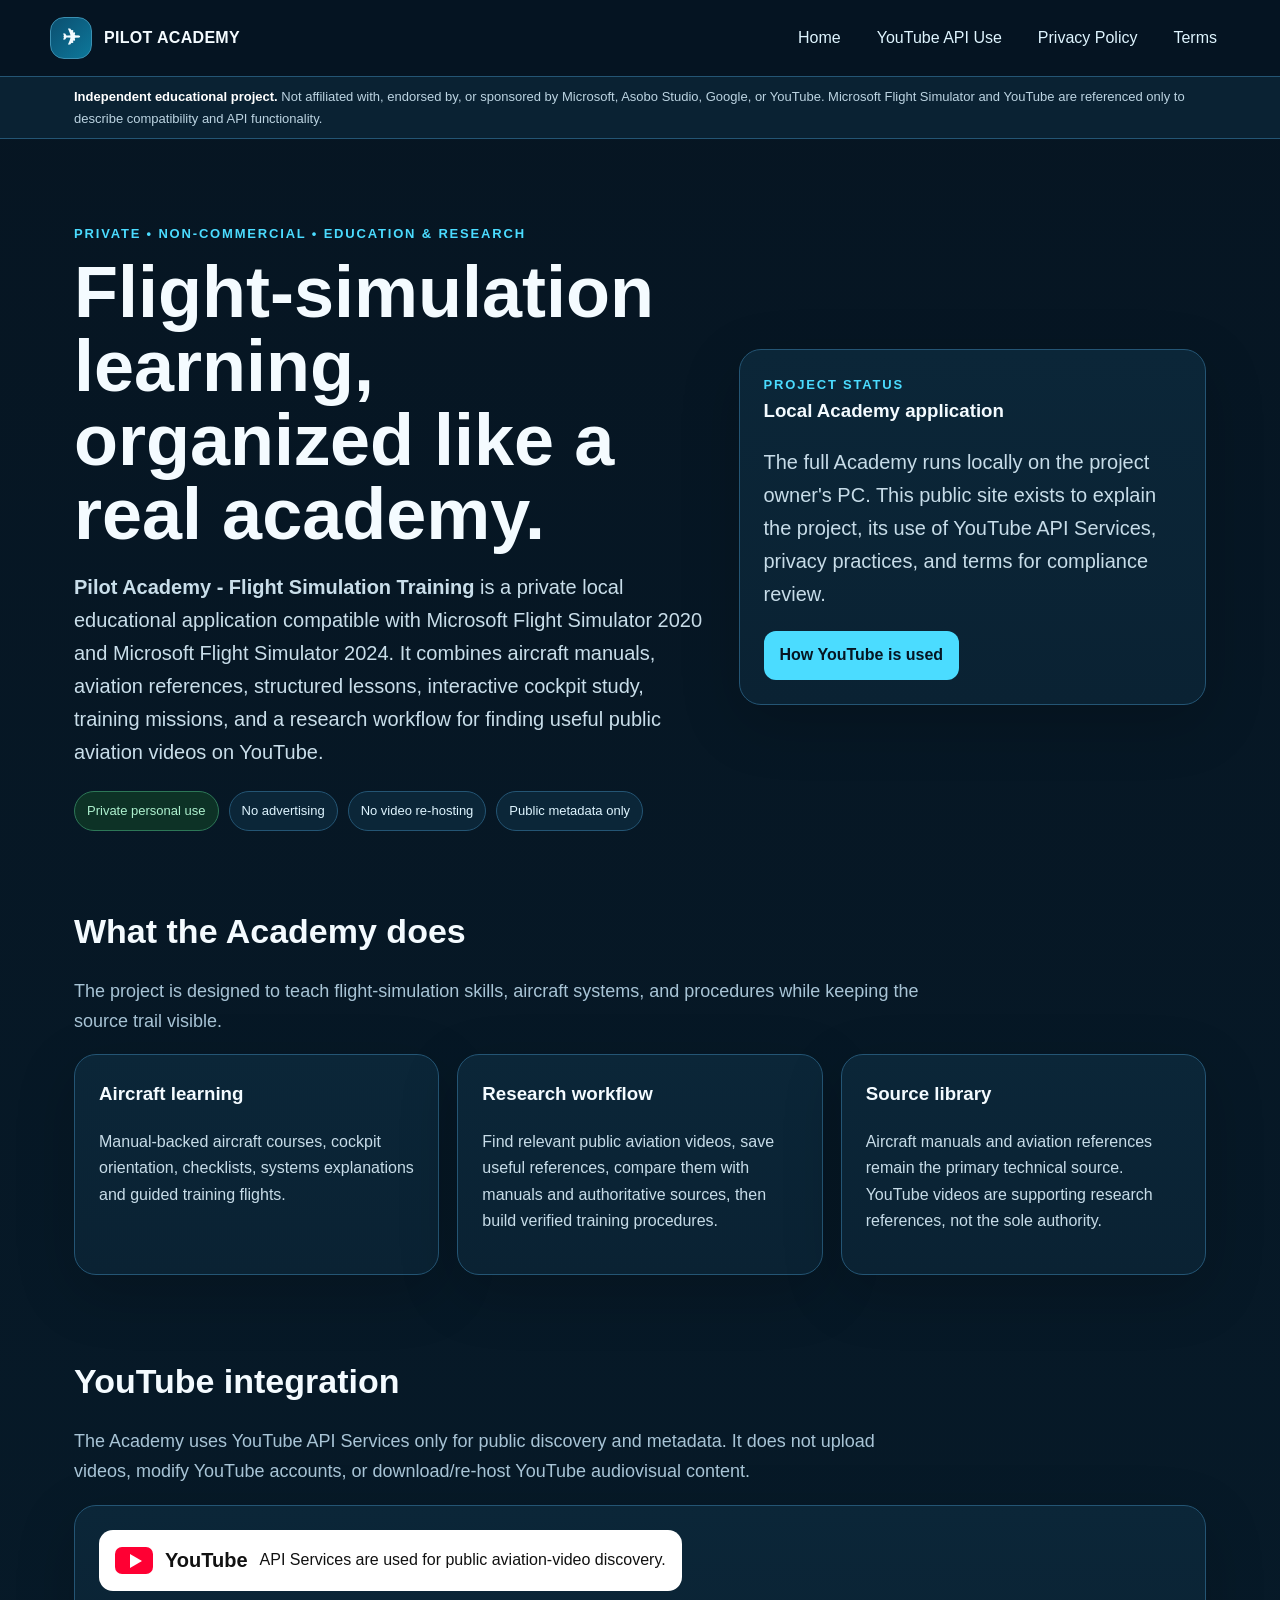
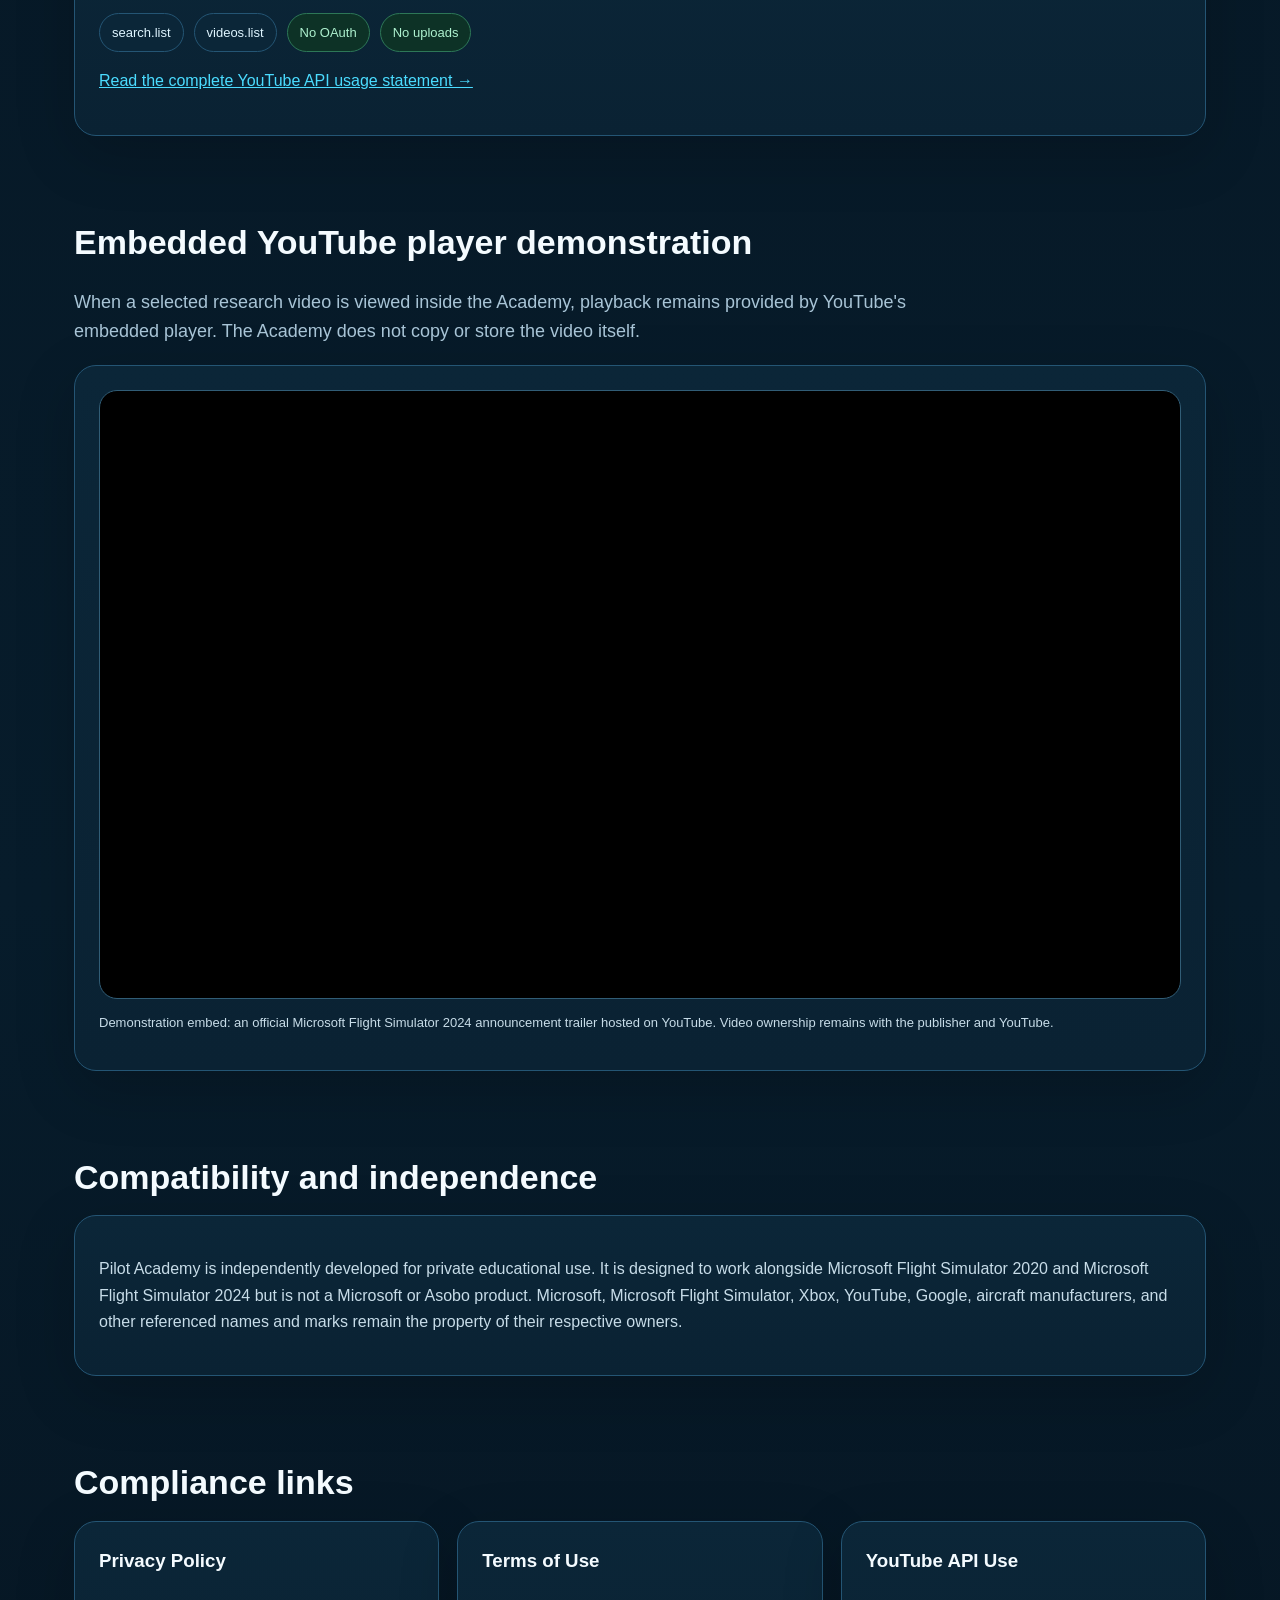
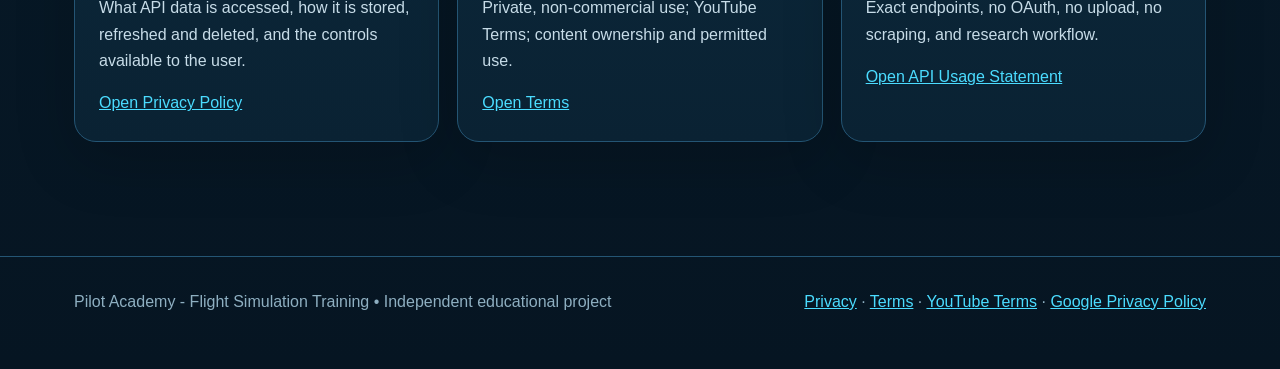
<file: index.html>
<!doctype html><html lang="en"><head><meta charset="utf-8"><meta name="viewport" content="width=device-width,initial-scale=1"><title>Pilot Academy - Flight Simulation Training</title><meta name="description" content="Pilot Academy is a private, non-commercial flight-simulation education and research project compatible with Microsoft Flight Simulator 2020 and 2024."><link rel="stylesheet" href="assets/style.css"></head><body>
<header class="topbar"><div class="wrap nav"><div class="brand"><div class="brandmark">✈</div><div>PILOT ACADEMY</div></div><nav class="navlinks"><a href="index.html">Home</a><a href="api-usage.html">YouTube API Use</a><a href="privacy.html">Privacy Policy</a><a href="terms.html">Terms</a></nav></div></header>
<div class="legalStrip"><div class="wrap"><strong>Independent educational project.</strong> Not affiliated with, endorsed by, or sponsored by Microsoft, Asobo Studio, Google, or YouTube. Microsoft Flight Simulator and YouTube are referenced only to describe compatibility and API functionality.</div></div>
<main><section class="hero"><div class="wrap heroGrid"><div><div class="eyebrow">Private • Non-commercial • Education & Research</div><h1>Flight-simulation learning, organized like a real academy.</h1><p><strong>Pilot Academy - Flight Simulation Training</strong> is a private local educational application compatible with Microsoft Flight Simulator 2020 and Microsoft Flight Simulator 2024. It combines aircraft manuals, aviation references, structured lessons, interactive cockpit study, training missions, and a research workflow for finding useful public aviation videos on YouTube.</p><div class="badges"><span class="badge good">Private personal use</span><span class="badge">No advertising</span><span class="badge">No video re-hosting</span><span class="badge">Public metadata only</span></div></div><div class="card"><div class="eyebrow">PROJECT STATUS</div><h3>Local Academy application</h3><p>The full Academy runs locally on the project owner's PC. This public site exists to explain the project, its use of YouTube API Services, privacy practices, and terms for compliance review.</p><a class="button" href="api-usage.html">How YouTube is used</a></div></div></section>
<section class="section"><div class="wrap"><h2>What the Academy does</h2><p class="sectionLead">The project is designed to teach flight-simulation skills, aircraft systems, and procedures while keeping the source trail visible.</p><div class="grid3"><div class="card"><h3>Aircraft learning</h3><p>Manual-backed aircraft courses, cockpit orientation, checklists, systems explanations and guided training flights.</p></div><div class="card"><h3>Research workflow</h3><p>Find relevant public aviation videos, save useful references, compare them with manuals and authoritative sources, then build verified training procedures.</p></div><div class="card"><h3>Source library</h3><p>Aircraft manuals and aviation references remain the primary technical source. YouTube videos are supporting research references, not the sole authority.</p></div></div></div></section>
<section class="section"><div class="wrap"><h2>YouTube integration</h2><p class="sectionLead">The Academy uses YouTube API Services only for public discovery and metadata. It does not upload videos, modify YouTube accounts, or download/re-host YouTube audiovisual content.</p><div class="card"><div class="ytbrand"><span class="play" aria-hidden="true"></span><b>YouTube</b><span>API Services are used for public aviation-video discovery.</span></div><div class="badges"><span class="badge">search.list</span><span class="badge">videos.list</span><span class="badge good">No OAuth</span><span class="badge good">No uploads</span></div><p><a href="api-usage.html">Read the complete YouTube API usage statement →</a></p></div></div></section>
<section class="section"><div class="wrap"><h2>Embedded YouTube player demonstration</h2><p class="sectionLead">When a selected research video is viewed inside the Academy, playback remains provided by YouTube's embedded player. The Academy does not copy or store the video itself.</p><div class="card"><div class="playerWrap"><iframe src="https://www.youtube-nocookie.com/embed/p3xp-SnZDoY" title="YouTube embedded player demonstration" allow="accelerometer; autoplay; clipboard-write; encrypted-media; gyroscope; picture-in-picture; web-share" allowfullscreen></iframe></div><p class="small">Demonstration embed: an official Microsoft Flight Simulator 2024 announcement trailer hosted on YouTube. Video ownership remains with the publisher and YouTube.</p></div></div></section>
<section class="section"><div class="wrap"><h2>Compatibility and independence</h2><div class="card"><p>Pilot Academy is independently developed for private educational use. It is designed to work alongside Microsoft Flight Simulator 2020 and Microsoft Flight Simulator 2024 but is not a Microsoft or Asobo product. Microsoft, Microsoft Flight Simulator, Xbox, YouTube, Google, aircraft manufacturers, and other referenced names and marks remain the property of their respective owners.</p></div></div></section>
<section class="section"><div class="wrap"><h2>Compliance links</h2><div class="grid3"><div class="card"><h3>Privacy Policy</h3><p>What API data is accessed, how it is stored, refreshed and deleted, and the controls available to the user.</p><a href="privacy.html">Open Privacy Policy</a></div><div class="card"><h3>Terms of Use</h3><p>Private, non-commercial use; YouTube Terms; content ownership and permitted use.</p><a href="terms.html">Open Terms</a></div><div class="card"><h3>YouTube API Use</h3><p>Exact endpoints, no OAuth, no upload, no scraping, and research workflow.</p><a href="api-usage.html">Open API Usage Statement</a></div></div></div></section></main>
<footer class="footer"><div class="wrap footerGrid"><div>Pilot Academy - Flight Simulation Training • Independent educational project</div><div><a href="privacy.html">Privacy</a> · <a href="terms.html">Terms</a> · <a href="https://www.youtube.com/t/terms">YouTube Terms</a> · <a href="https://policies.google.com/privacy">Google Privacy Policy</a></div></div></footer>
</body></html>
</file>
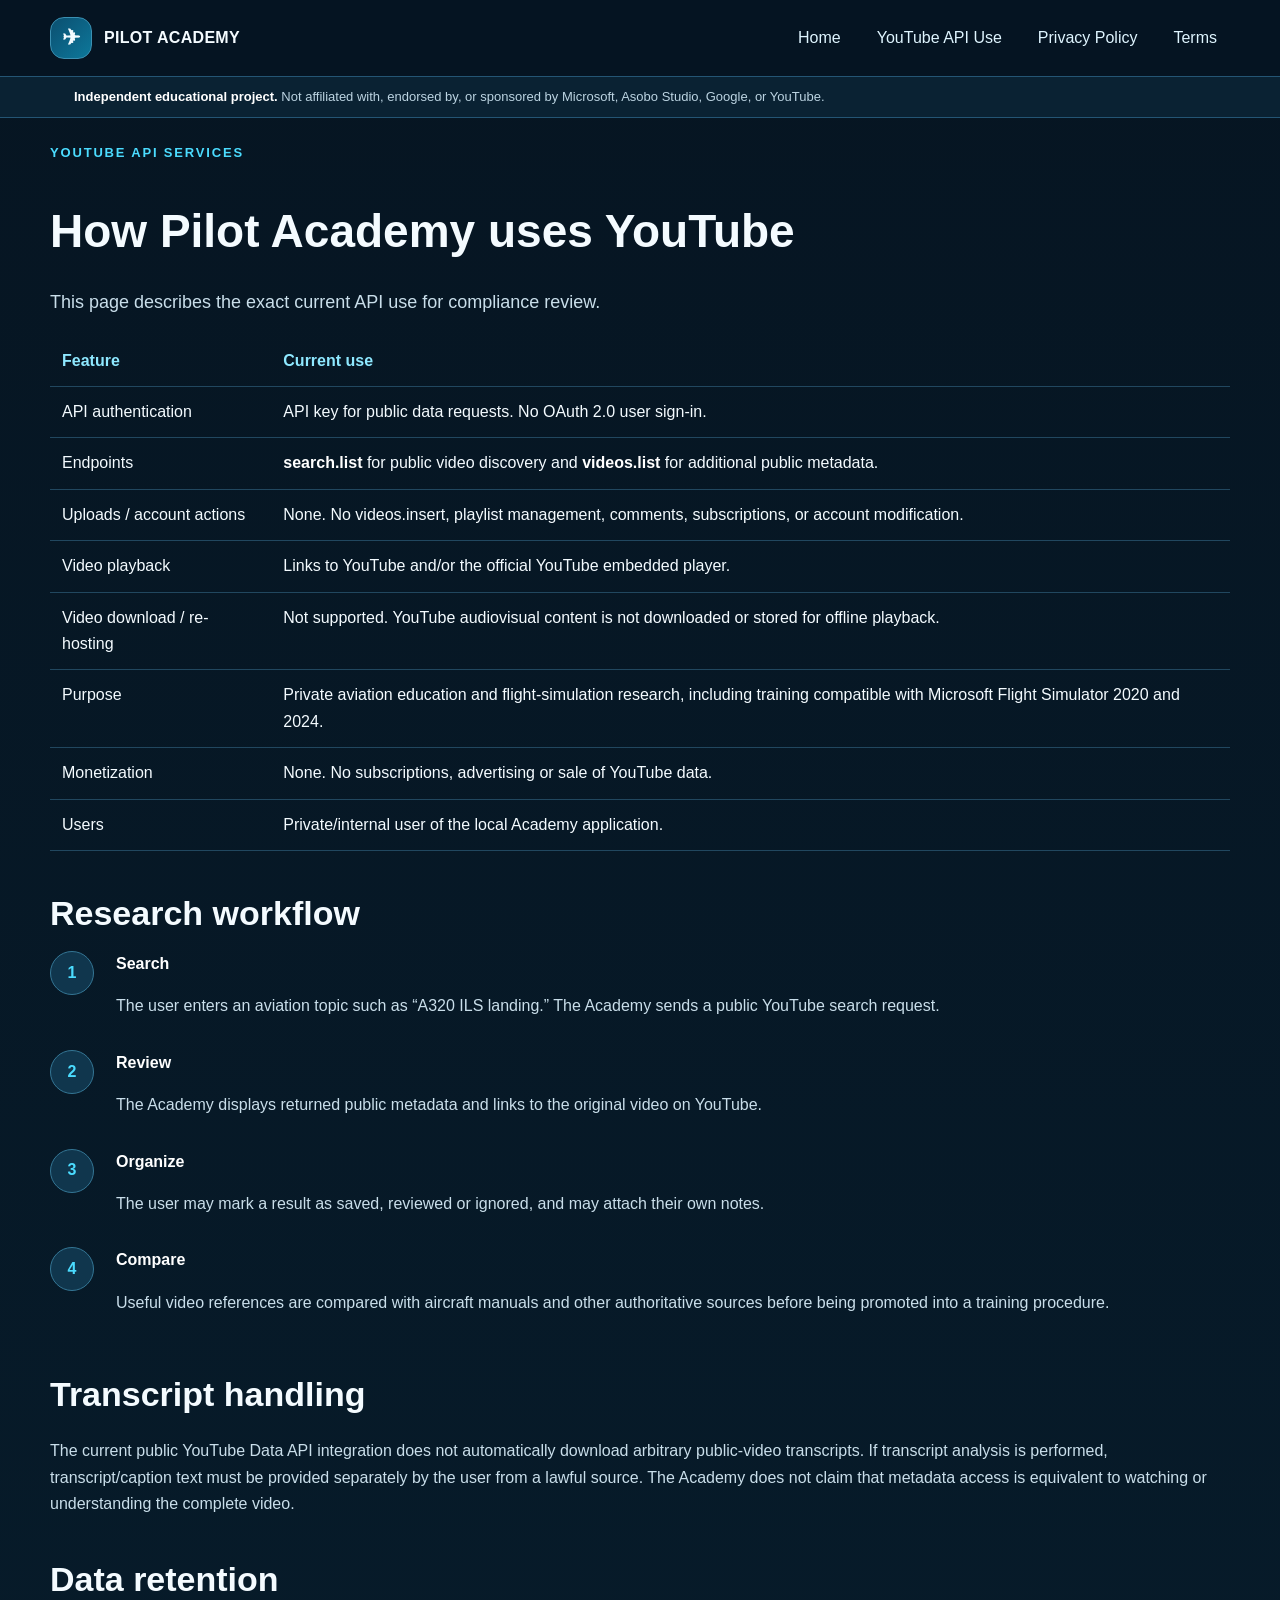
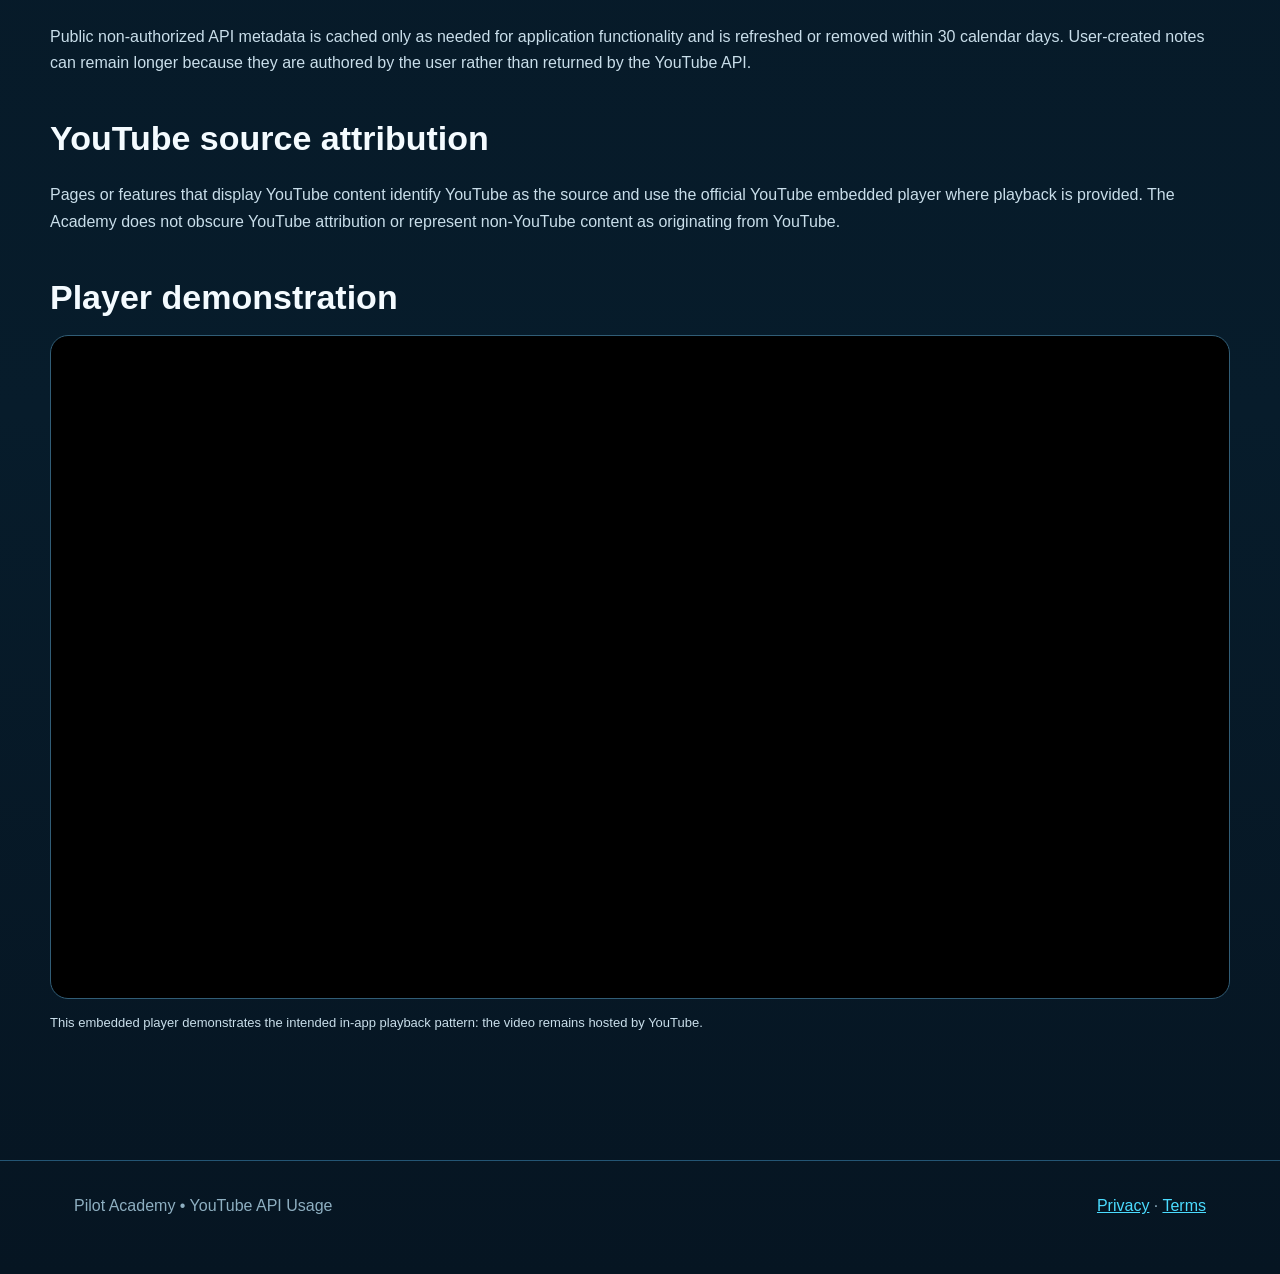
<file: api-usage.html>
<!doctype html><html lang="en"><head><meta charset="utf-8"><meta name="viewport" content="width=device-width,initial-scale=1"><title>YouTube API Usage - Pilot Academy</title><link rel="stylesheet" href="assets/style.css"></head><body>
<header class="topbar"><div class="wrap nav"><div class="brand"><div class="brandmark">✈</div><div>PILOT ACADEMY</div></div><nav class="navlinks"><a href="index.html">Home</a><a href="api-usage.html">YouTube API Use</a><a href="privacy.html">Privacy Policy</a><a href="terms.html">Terms</a></nav></div></header>
<div class="legalStrip"><div class="wrap"><strong>Independent educational project.</strong> Not affiliated with, endorsed by, or sponsored by Microsoft, Asobo Studio, Google, or YouTube.</div></div>
<main class="legal"><div class="wrap section"><div class="eyebrow">YouTube API Services</div><h1>How Pilot Academy uses YouTube</h1><p class="sectionLead">This page describes the exact current API use for compliance review.</p>
<table class="table"><tr><th>Feature</th><th>Current use</th></tr><tr><td>API authentication</td><td>API key for public data requests. No OAuth 2.0 user sign-in.</td></tr><tr><td>Endpoints</td><td><strong>search.list</strong> for public video discovery and <strong>videos.list</strong> for additional public metadata.</td></tr><tr><td>Uploads / account actions</td><td>None. No videos.insert, playlist management, comments, subscriptions, or account modification.</td></tr><tr><td>Video playback</td><td>Links to YouTube and/or the official YouTube embedded player.</td></tr><tr><td>Video download / re-hosting</td><td>Not supported. YouTube audiovisual content is not downloaded or stored for offline playback.</td></tr><tr><td>Purpose</td><td>Private aviation education and flight-simulation research, including training compatible with Microsoft Flight Simulator 2020 and 2024.</td></tr><tr><td>Monetization</td><td>None. No subscriptions, advertising or sale of YouTube data.</td></tr><tr><td>Users</td><td>Private/internal user of the local Academy application.</td></tr></table>
<h2>Research workflow</h2><div class="steps"><div class="step"><div><strong>Search</strong><p>The user enters an aviation topic such as “A320 ILS landing.” The Academy sends a public YouTube search request.</p></div></div><div class="step"><div><strong>Review</strong><p>The Academy displays returned public metadata and links to the original video on YouTube.</p></div></div><div class="step"><div><strong>Organize</strong><p>The user may mark a result as saved, reviewed or ignored, and may attach their own notes.</p></div></div><div class="step"><div><strong>Compare</strong><p>Useful video references are compared with aircraft manuals and other authoritative sources before being promoted into a training procedure.</p></div></div></div>
<h2>Transcript handling</h2><p>The current public YouTube Data API integration does not automatically download arbitrary public-video transcripts. If transcript analysis is performed, transcript/caption text must be provided separately by the user from a lawful source. The Academy does not claim that metadata access is equivalent to watching or understanding the complete video.</p>
<h2>Data retention</h2><p>Public non-authorized API metadata is cached only as needed for application functionality and is refreshed or removed within 30 calendar days. User-created notes can remain longer because they are authored by the user rather than returned by the YouTube API.</p>
<h2>YouTube source attribution</h2><p>Pages or features that display YouTube content identify YouTube as the source and use the official YouTube embedded player where playback is provided. The Academy does not obscure YouTube attribution or represent non-YouTube content as originating from YouTube.</p>
<h2>Player demonstration</h2><div class="playerWrap"><iframe src="https://www.youtube-nocookie.com/embed/p3xp-SnZDoY" title="YouTube embedded player demonstration" allow="accelerometer; autoplay; clipboard-write; encrypted-media; gyroscope; picture-in-picture; web-share" allowfullscreen></iframe></div><p class="small">This embedded player demonstrates the intended in-app playback pattern: the video remains hosted by YouTube.</p>
</div></main><footer class="footer"><div class="wrap footerGrid"><div>Pilot Academy • YouTube API Usage</div><div><a href="privacy.html">Privacy</a> · <a href="terms.html">Terms</a></div></div></footer></body></html>
</file>
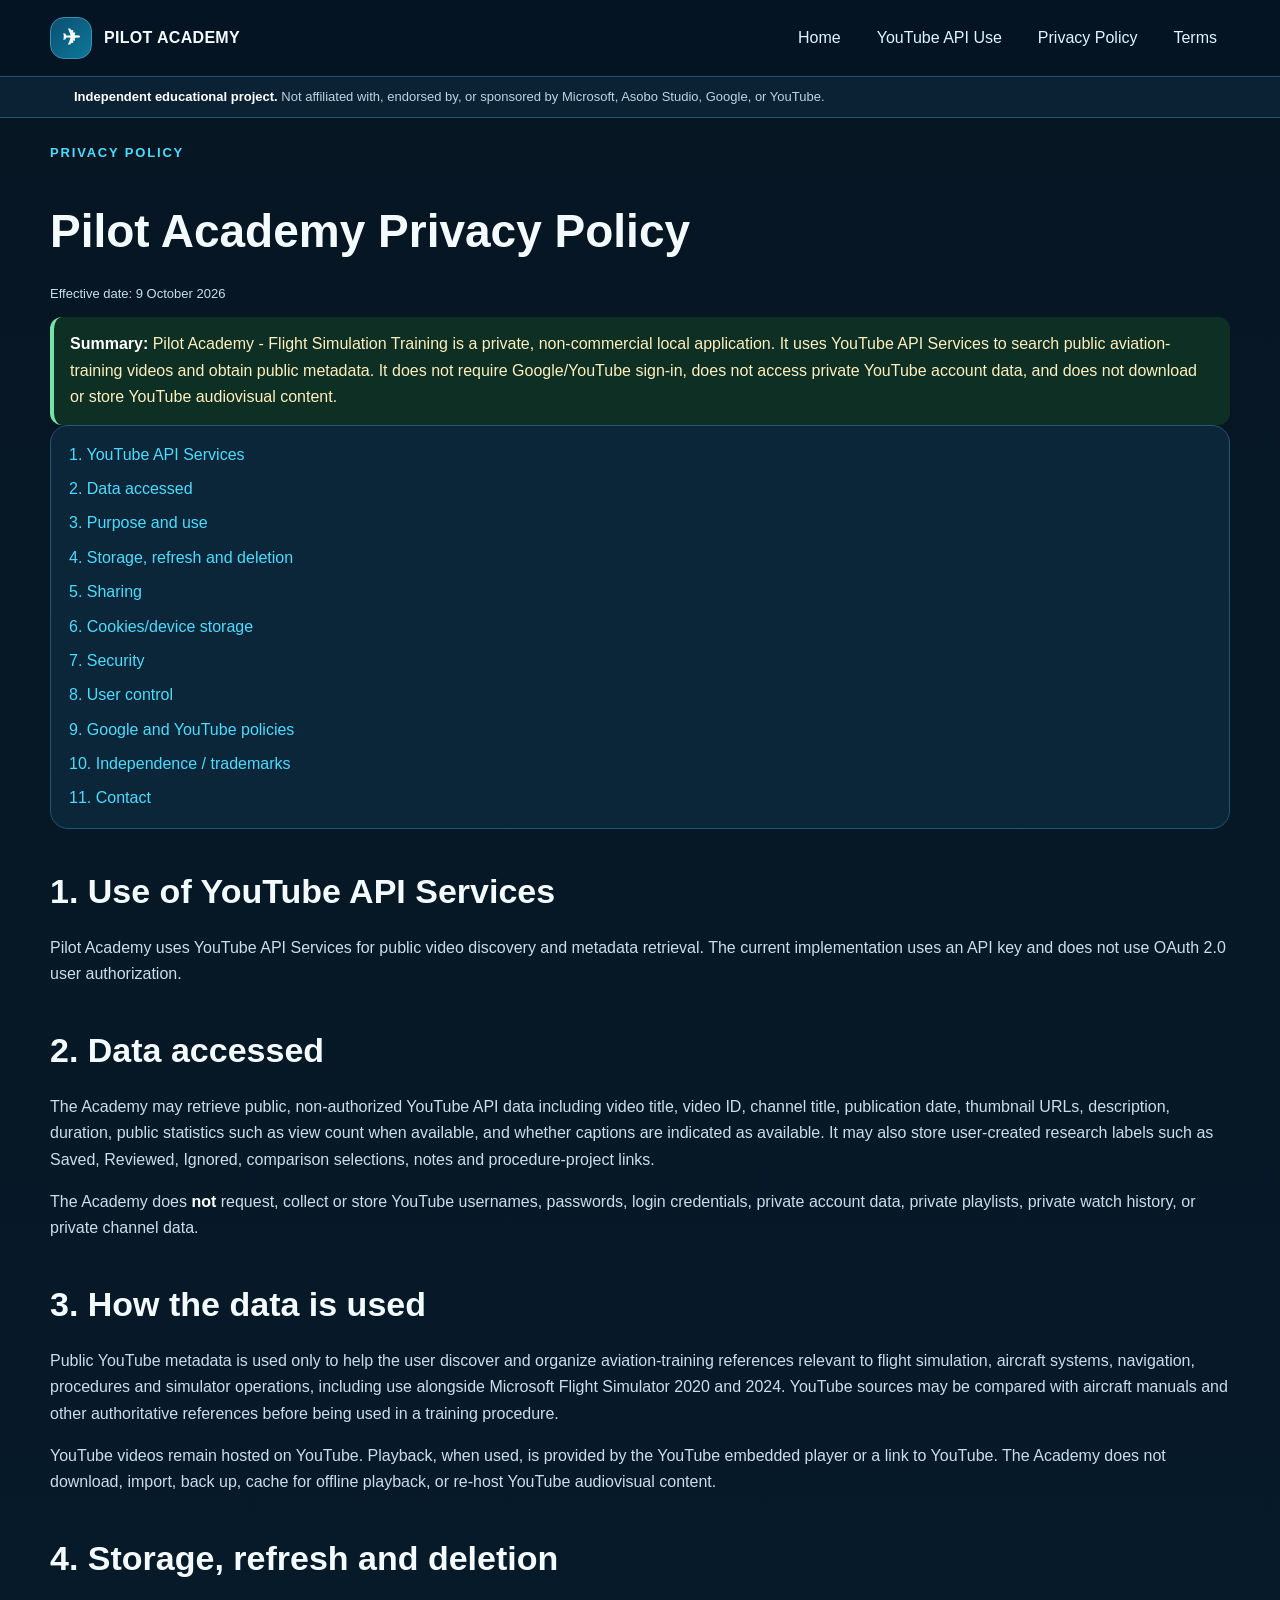
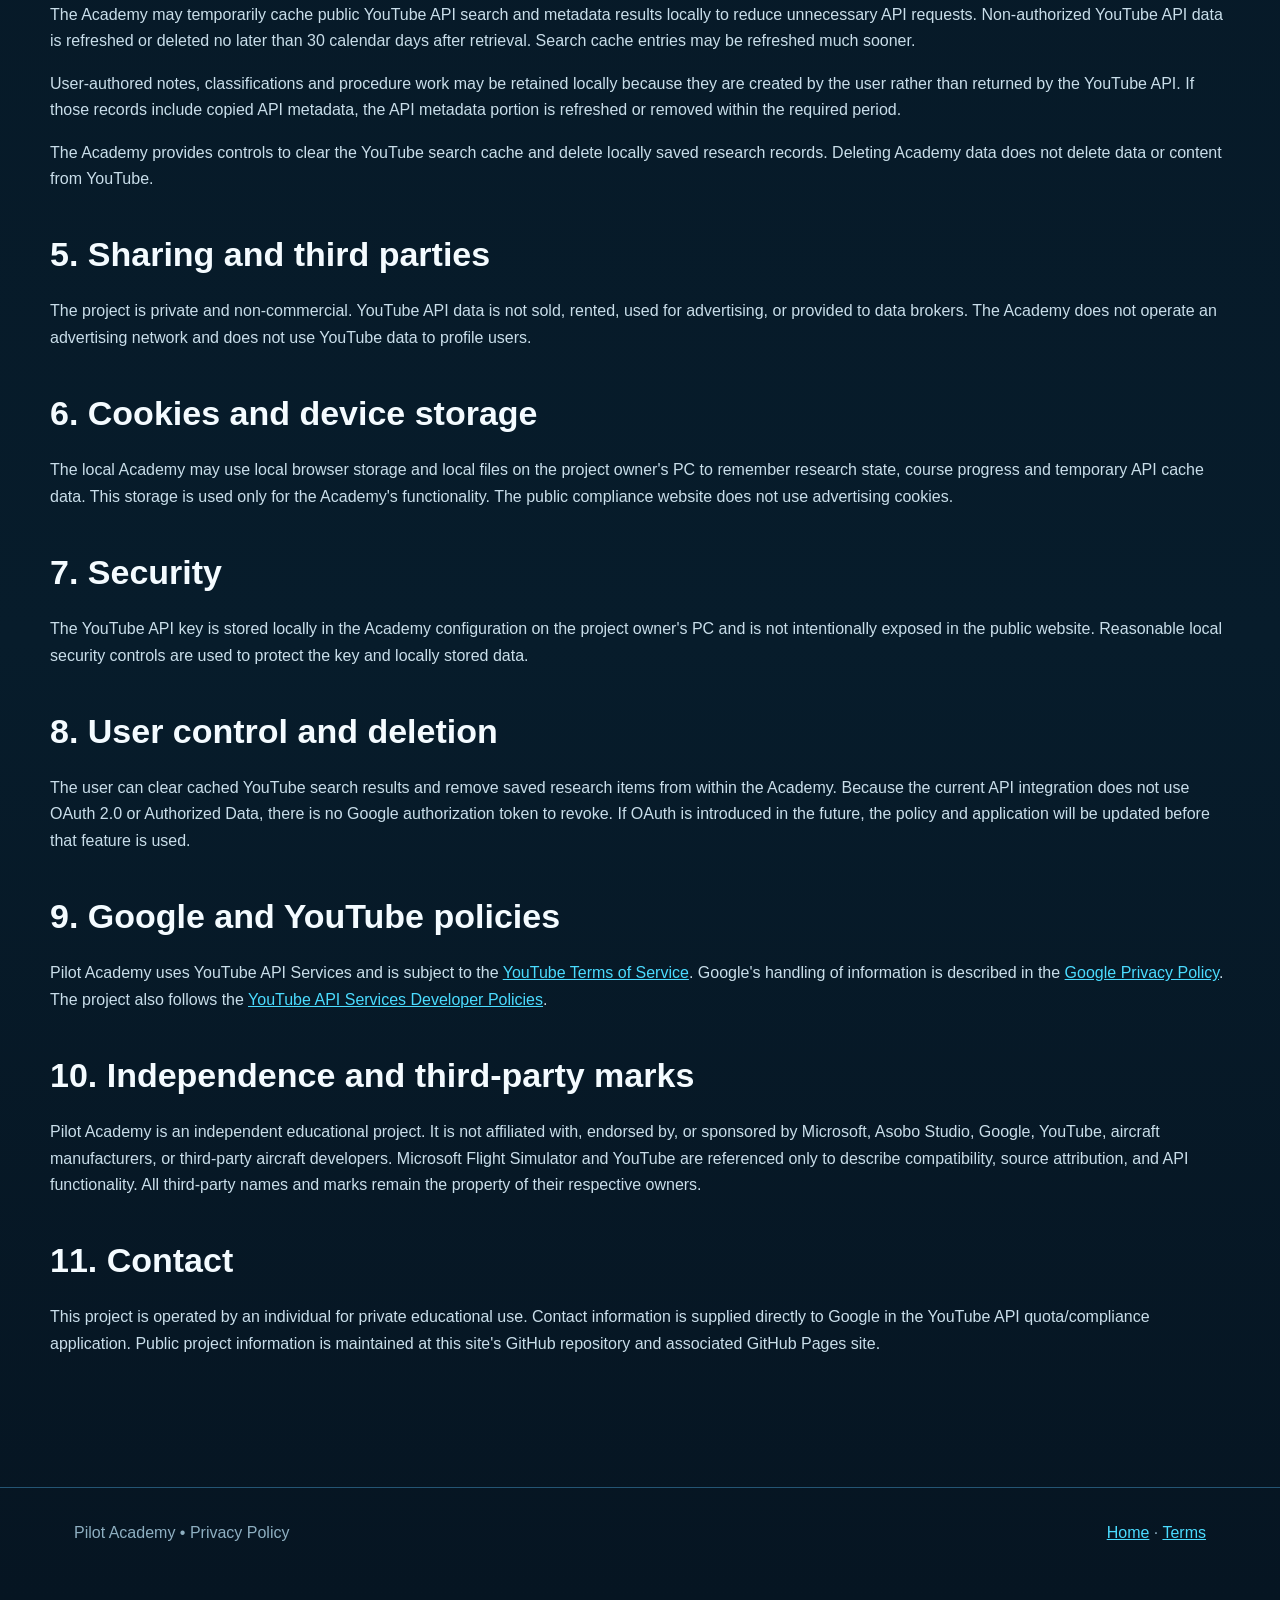
<file: privacy.html>
<!doctype html><html lang="en"><head><meta charset="utf-8"><meta name="viewport" content="width=device-width,initial-scale=1"><title>Privacy Policy - Pilot Academy</title><link rel="stylesheet" href="assets/style.css"></head><body>
<header class="topbar"><div class="wrap nav"><div class="brand"><div class="brandmark">✈</div><div>PILOT ACADEMY</div></div><nav class="navlinks"><a href="index.html">Home</a><a href="api-usage.html">YouTube API Use</a><a href="privacy.html">Privacy Policy</a><a href="terms.html">Terms</a></nav></div></header>
<div class="legalStrip"><div class="wrap"><strong>Independent educational project.</strong> Not affiliated with, endorsed by, or sponsored by Microsoft, Asobo Studio, Google, or YouTube.</div></div>
<main class="legal"><div class="wrap section"><div class="eyebrow">Privacy Policy</div><h1>Pilot Academy Privacy Policy</h1><p class="small">Effective date: 9 October 2026</p><div class="notice goodbox"><strong>Summary:</strong> Pilot Academy - Flight Simulation Training is a private, non-commercial local application. It uses YouTube API Services to search public aviation-training videos and obtain public metadata. It does not require Google/YouTube sign-in, does not access private YouTube account data, and does not download or store YouTube audiovisual content.</div>
<div class="toc"><a href="#yt">1. YouTube API Services</a><a href="#data">2. Data accessed</a><a href="#purpose">3. Purpose and use</a><a href="#storage">4. Storage, refresh and deletion</a><a href="#sharing">5. Sharing</a><a href="#cookies">6. Cookies/device storage</a><a href="#security">7. Security</a><a href="#control">8. User control</a><a href="#links">9. Google and YouTube policies</a><a href="#independence">10. Independence / trademarks</a><a href="#contact">11. Contact</a></div>
<h2 id="yt">1. Use of YouTube API Services</h2><p>Pilot Academy uses YouTube API Services for public video discovery and metadata retrieval. The current implementation uses an API key and does not use OAuth 2.0 user authorization.</p>
<h2 id="data">2. Data accessed</h2><p>The Academy may retrieve public, non-authorized YouTube API data including video title, video ID, channel title, publication date, thumbnail URLs, description, duration, public statistics such as view count when available, and whether captions are indicated as available. It may also store user-created research labels such as Saved, Reviewed, Ignored, comparison selections, notes and procedure-project links.</p><p>The Academy does <strong>not</strong> request, collect or store YouTube usernames, passwords, login credentials, private account data, private playlists, private watch history, or private channel data.</p>
<h2 id="purpose">3. How the data is used</h2><p>Public YouTube metadata is used only to help the user discover and organize aviation-training references relevant to flight simulation, aircraft systems, navigation, procedures and simulator operations, including use alongside Microsoft Flight Simulator 2020 and 2024. YouTube sources may be compared with aircraft manuals and other authoritative references before being used in a training procedure.</p><p>YouTube videos remain hosted on YouTube. Playback, when used, is provided by the YouTube embedded player or a link to YouTube. The Academy does not download, import, back up, cache for offline playback, or re-host YouTube audiovisual content.</p>
<h2 id="storage">4. Storage, refresh and deletion</h2><p>The Academy may temporarily cache public YouTube API search and metadata results locally to reduce unnecessary API requests. Non-authorized YouTube API data is refreshed or deleted no later than 30 calendar days after retrieval. Search cache entries may be refreshed much sooner.</p><p>User-authored notes, classifications and procedure work may be retained locally because they are created by the user rather than returned by the YouTube API. If those records include copied API metadata, the API metadata portion is refreshed or removed within the required period.</p><p>The Academy provides controls to clear the YouTube search cache and delete locally saved research records. Deleting Academy data does not delete data or content from YouTube.</p>
<h2 id="sharing">5. Sharing and third parties</h2><p>The project is private and non-commercial. YouTube API data is not sold, rented, used for advertising, or provided to data brokers. The Academy does not operate an advertising network and does not use YouTube data to profile users.</p>
<h2 id="cookies">6. Cookies and device storage</h2><p>The local Academy may use local browser storage and local files on the project owner's PC to remember research state, course progress and temporary API cache data. This storage is used only for the Academy's functionality. The public compliance website does not use advertising cookies.</p>
<h2 id="security">7. Security</h2><p>The YouTube API key is stored locally in the Academy configuration on the project owner's PC and is not intentionally exposed in the public website. Reasonable local security controls are used to protect the key and locally stored data.</p>
<h2 id="control">8. User control and deletion</h2><p>The user can clear cached YouTube search results and remove saved research items from within the Academy. Because the current API integration does not use OAuth 2.0 or Authorized Data, there is no Google authorization token to revoke. If OAuth is introduced in the future, the policy and application will be updated before that feature is used.</p>
<h2 id="links">9. Google and YouTube policies</h2><p>Pilot Academy uses YouTube API Services and is subject to the <a href="https://www.youtube.com/t/terms">YouTube Terms of Service</a>. Google's handling of information is described in the <a href="https://policies.google.com/privacy">Google Privacy Policy</a>. The project also follows the <a href="https://developers.google.com/youtube/terms/developer-policies">YouTube API Services Developer Policies</a>.</p>
<h2 id="independence">10. Independence and third-party marks</h2><p>Pilot Academy is an independent educational project. It is not affiliated with, endorsed by, or sponsored by Microsoft, Asobo Studio, Google, YouTube, aircraft manufacturers, or third-party aircraft developers. Microsoft Flight Simulator and YouTube are referenced only to describe compatibility, source attribution, and API functionality. All third-party names and marks remain the property of their respective owners.</p>
<h2 id="contact">11. Contact</h2><p>This project is operated by an individual for private educational use. Contact information is supplied directly to Google in the YouTube API quota/compliance application. Public project information is maintained at this site's GitHub repository and associated GitHub Pages site.</p>
</div></main><footer class="footer"><div class="wrap footerGrid"><div>Pilot Academy • Privacy Policy</div><div><a href="index.html">Home</a> · <a href="terms.html">Terms</a></div></div></footer></body></html>
</file>
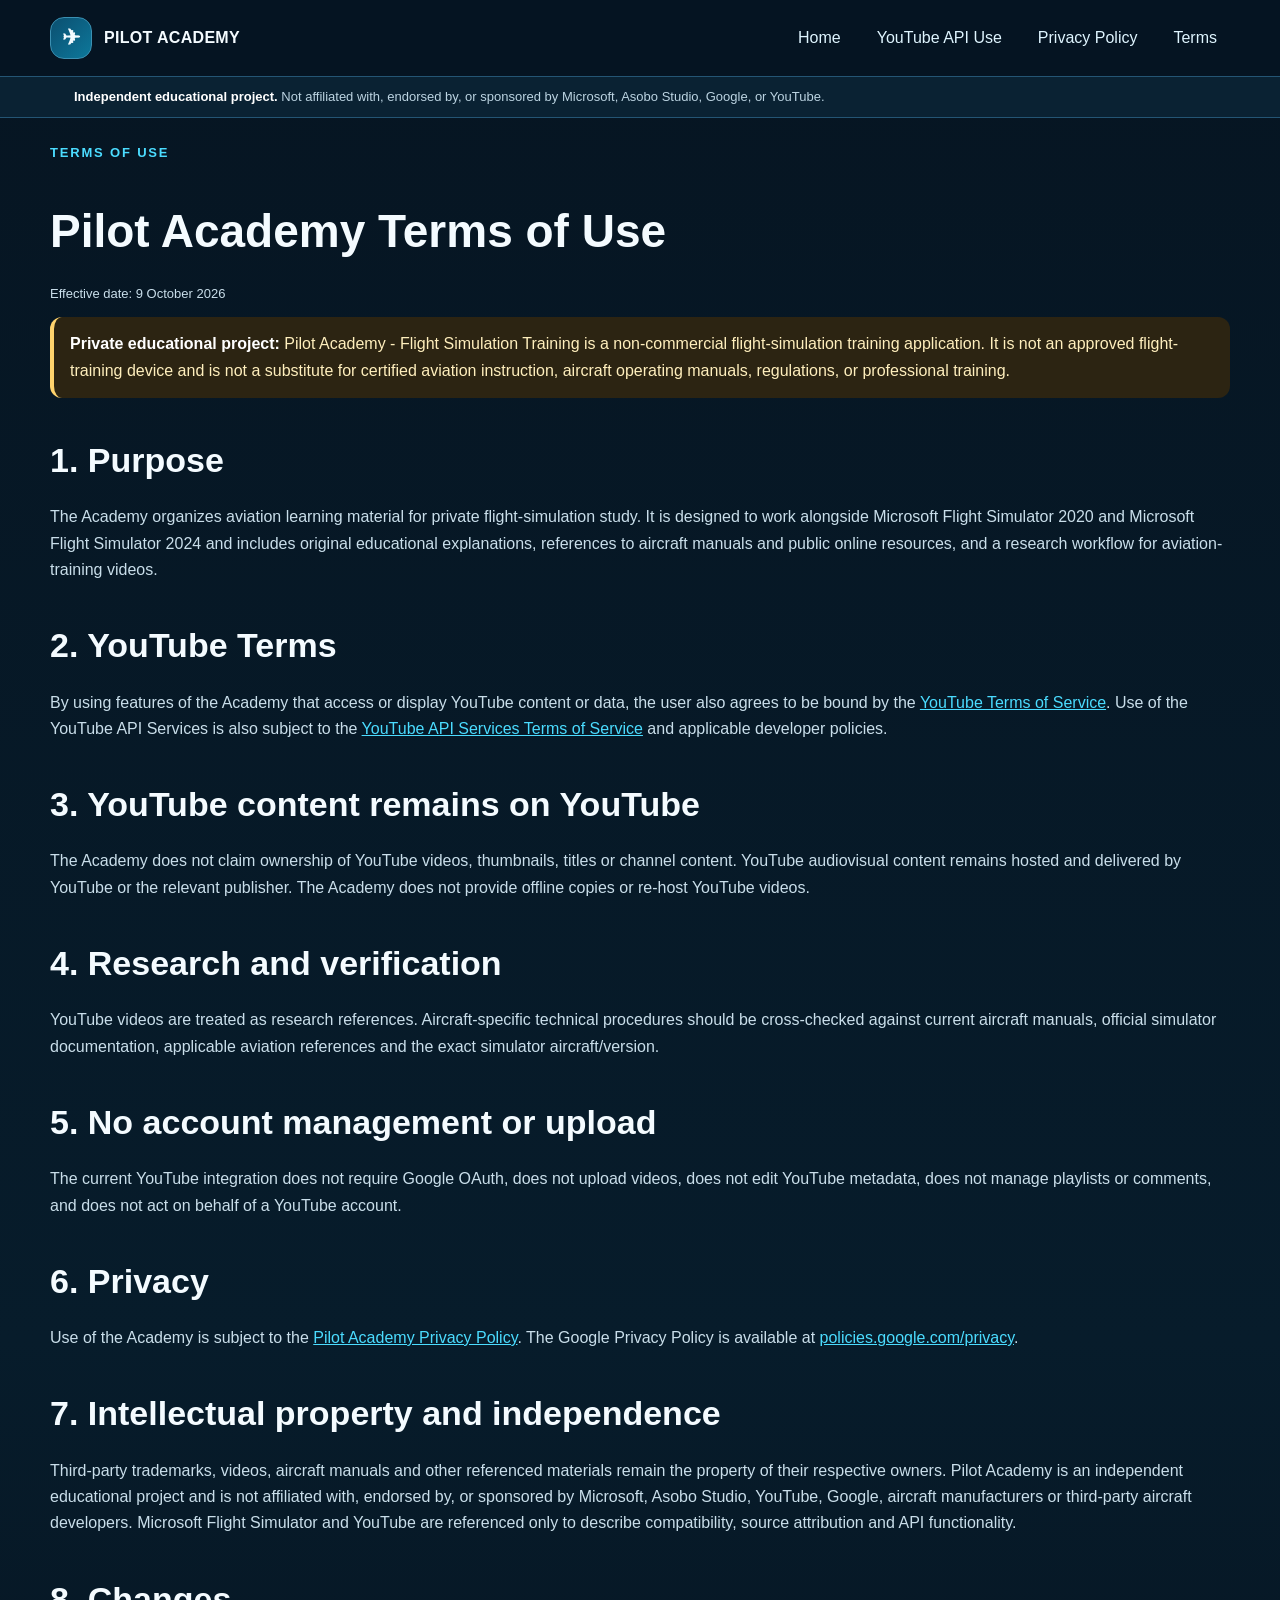
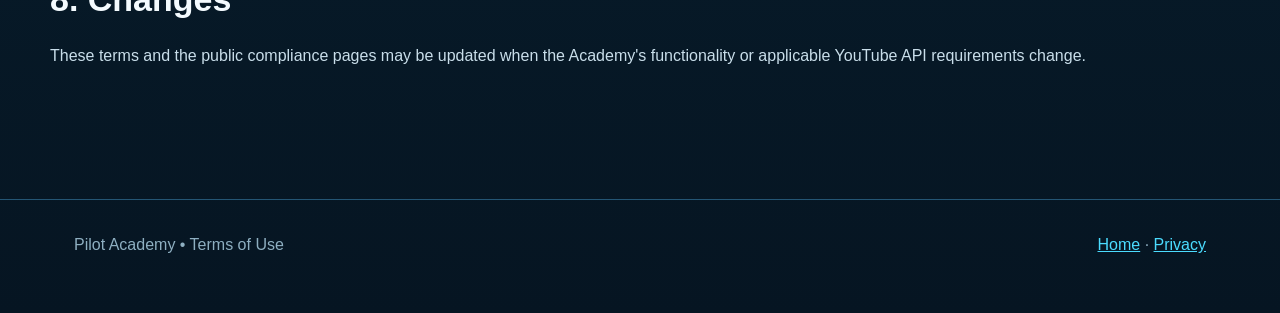
<file: terms.html>
<!doctype html><html lang="en"><head><meta charset="utf-8"><meta name="viewport" content="width=device-width,initial-scale=1"><title>Terms of Use - Pilot Academy</title><link rel="stylesheet" href="assets/style.css"></head><body>
<header class="topbar"><div class="wrap nav"><div class="brand"><div class="brandmark">✈</div><div>PILOT ACADEMY</div></div><nav class="navlinks"><a href="index.html">Home</a><a href="api-usage.html">YouTube API Use</a><a href="privacy.html">Privacy Policy</a><a href="terms.html">Terms</a></nav></div></header>
<div class="legalStrip"><div class="wrap"><strong>Independent educational project.</strong> Not affiliated with, endorsed by, or sponsored by Microsoft, Asobo Studio, Google, or YouTube.</div></div>
<main class="legal"><div class="wrap section"><div class="eyebrow">Terms of Use</div><h1>Pilot Academy Terms of Use</h1><p class="small">Effective date: 9 October 2026</p><div class="notice"><strong>Private educational project:</strong> Pilot Academy - Flight Simulation Training is a non-commercial flight-simulation training application. It is not an approved flight-training device and is not a substitute for certified aviation instruction, aircraft operating manuals, regulations, or professional training.</div>
<h2>1. Purpose</h2><p>The Academy organizes aviation learning material for private flight-simulation study. It is designed to work alongside Microsoft Flight Simulator 2020 and Microsoft Flight Simulator 2024 and includes original educational explanations, references to aircraft manuals and public online resources, and a research workflow for aviation-training videos.</p>
<h2>2. YouTube Terms</h2><p>By using features of the Academy that access or display YouTube content or data, the user also agrees to be bound by the <a href="https://www.youtube.com/t/terms">YouTube Terms of Service</a>. Use of the YouTube API Services is also subject to the <a href="https://developers.google.com/youtube/terms/api-services-terms-of-service">YouTube API Services Terms of Service</a> and applicable developer policies.</p>
<h2>3. YouTube content remains on YouTube</h2><p>The Academy does not claim ownership of YouTube videos, thumbnails, titles or channel content. YouTube audiovisual content remains hosted and delivered by YouTube or the relevant publisher. The Academy does not provide offline copies or re-host YouTube videos.</p>
<h2>4. Research and verification</h2><p>YouTube videos are treated as research references. Aircraft-specific technical procedures should be cross-checked against current aircraft manuals, official simulator documentation, applicable aviation references and the exact simulator aircraft/version.</p>
<h2>5. No account management or upload</h2><p>The current YouTube integration does not require Google OAuth, does not upload videos, does not edit YouTube metadata, does not manage playlists or comments, and does not act on behalf of a YouTube account.</p>
<h2>6. Privacy</h2><p>Use of the Academy is subject to the <a href="privacy.html">Pilot Academy Privacy Policy</a>. The Google Privacy Policy is available at <a href="https://policies.google.com/privacy">policies.google.com/privacy</a>.</p>
<h2>7. Intellectual property and independence</h2><p>Third-party trademarks, videos, aircraft manuals and other referenced materials remain the property of their respective owners. Pilot Academy is an independent educational project and is not affiliated with, endorsed by, or sponsored by Microsoft, Asobo Studio, YouTube, Google, aircraft manufacturers or third-party aircraft developers. Microsoft Flight Simulator and YouTube are referenced only to describe compatibility, source attribution and API functionality.</p>
<h2>8. Changes</h2><p>These terms and the public compliance pages may be updated when the Academy's functionality or applicable YouTube API requirements change.</p>
</div></main><footer class="footer"><div class="wrap footerGrid"><div>Pilot Academy • Terms of Use</div><div><a href="index.html">Home</a> · <a href="privacy.html">Privacy</a></div></div></footer></body></html>
</file>
<file: assets/style.css>
:root{--bg:#061522;--panel:#0b2638;--panel2:#0e3148;--line:#245574;--text:#f4fbff;--muted:#a8c4d6;--cyan:#4bdcff;--green:#72e6aa;--gold:#ffd36d;--danger:#ff9d88}
*{box-sizing:border-box}html{scroll-behavior:smooth}body{margin:0;background:linear-gradient(180deg,#061522,#071c2b 70%,#061522);color:var(--text);font-family:Segoe UI,Arial,sans-serif;line-height:1.65}a{color:var(--cyan)}.wrap{max-width:1180px;margin:auto;padding:0 24px}.topbar{position:sticky;top:0;z-index:20;background:rgba(6,21,34,.94);backdrop-filter:blur(10px);border-bottom:1px solid var(--line)}.nav{display:flex;align-items:center;justify-content:space-between;gap:18px;padding:16px 0}.brand{display:flex;align-items:center;gap:12px;font-weight:800;letter-spacing:.02em}.brandmark{width:42px;height:42px;border-radius:14px;background:linear-gradient(135deg,#0b4f70,#0d789b);display:grid;place-items:center;border:1px solid #3b90b2;font-size:22px}.navlinks{display:flex;gap:10px;flex-wrap:wrap}.navlinks a{color:#dff5ff;text-decoration:none;padding:8px 12px;border-radius:999px;border:1px solid transparent}.navlinks a:hover{border-color:var(--line);background:#0b2638}.hero{padding:84px 0 48px}.heroGrid{display:grid;grid-template-columns:1.15fr .85fr;gap:32px;align-items:center}.eyebrow{color:var(--cyan);font-size:13px;letter-spacing:.14em;text-transform:uppercase;font-weight:800}.hero h1{font-size:clamp(42px,6vw,72px);line-height:1.03;margin:10px 0 18px}.hero p{font-size:20px;color:#c9deea;max-width:760px}.badges{display:flex;gap:10px;flex-wrap:wrap;margin-top:22px}.badge{padding:8px 12px;border:1px solid var(--line);border-radius:999px;background:#0b2638;color:#dff5ff;font-size:13px}.badge.good{border-color:#2d7757;background:#0d3226;color:#aef1cf}.card{background:linear-gradient(180deg,var(--panel),#0a2233);border:1px solid var(--line);border-radius:22px;padding:24px;box-shadow:0 18px 60px rgba(0,0,0,.18)}.grid3{display:grid;grid-template-columns:repeat(3,1fr);gap:18px}.section{padding:24px 0 54px}.section h2{font-size:34px;margin:0 0 10px}.sectionLead{color:var(--muted);font-size:18px;max-width:850px}.card h3{margin-top:0}.card p,.card li{color:#c7dce8}.steps{counter-reset:step;display:grid;gap:14px}.step{display:grid;grid-template-columns:52px 1fr;gap:14px;align-items:start}.step:before{counter-increment:step;content:counter(step);width:42px;height:42px;border-radius:50%;display:grid;place-items:center;background:#10364d;border:1px solid #347695;color:var(--cyan);font-weight:900}.ytBox{padding:18px;border-radius:18px;background:#0a2030;border:1px solid #2d5974}.playerWrap{aspect-ratio:16/9;border-radius:18px;overflow:hidden;border:1px solid #315d76;background:#000}.playerWrap iframe{width:100%;height:100%;border:0}.notice{border-left:4px solid var(--gold);background:#2c2412;padding:14px 16px;border-radius:12px;color:#ffefbd}.goodbox{border-left-color:var(--green);background:#0d2f24}.footer{margin-top:60px;border-top:1px solid var(--line);padding:32px 0 54px;color:#8eafc1}.footerGrid{display:flex;justify-content:space-between;gap:20px;flex-wrap:wrap}.legal h1{font-size:46px;margin-bottom:8px}.legal h2{margin-top:34px}.legal p,.legal li{color:#c9deea}.legal strong{color:#fff}.toc{display:grid;gap:8px;padding:16px 18px;background:#0b2638;border:1px solid var(--line);border-radius:18px}.toc a{text-decoration:none}.table{width:100%;border-collapse:collapse}.table th,.table td{padding:12px;border-bottom:1px solid #21475f;text-align:left;vertical-align:top}.table th{color:#8ee8ff}.small{font-size:13px;color:#8eafc1}.placeholder{display:inline-block;background:#3a2416;color:#ffd8a8;border:1px solid #845a33;border-radius:8px;padding:2px 8px;font-weight:700}.button{display:inline-block;text-decoration:none;color:#061522;background:var(--cyan);padding:11px 16px;border-radius:12px;font-weight:800;margin-right:10px}.button.secondary{color:#e9f8ff;background:#102f43;border:1px solid #2b6482}.ytbrand{display:flex;gap:12px;align-items:center;padding:14px 16px;background:#fff;color:#111;border-radius:14px;width:max-content;max-width:100%}.play{width:38px;height:27px;border-radius:7px;background:#ff0033;position:relative}.play:after{content:"";position:absolute;left:15px;top:7px;border-left:12px solid white;border-top:7px solid transparent;border-bottom:7px solid transparent}.ytbrand b{font-family:Arial,sans-serif;font-size:20px}.checklist li{margin:8px 0}@media(max-width:850px){.heroGrid,.grid3{grid-template-columns:1fr}.nav{align-items:flex-start;flex-direction:column}.hero{padding-top:46px}.hero h1{font-size:46px}}
.legalStrip{background:#0a2233;border-bottom:1px solid var(--line);color:#bcd4e2;font-size:13px;padding:9px 0}.legalStrip strong{color:#fff}
</file>
